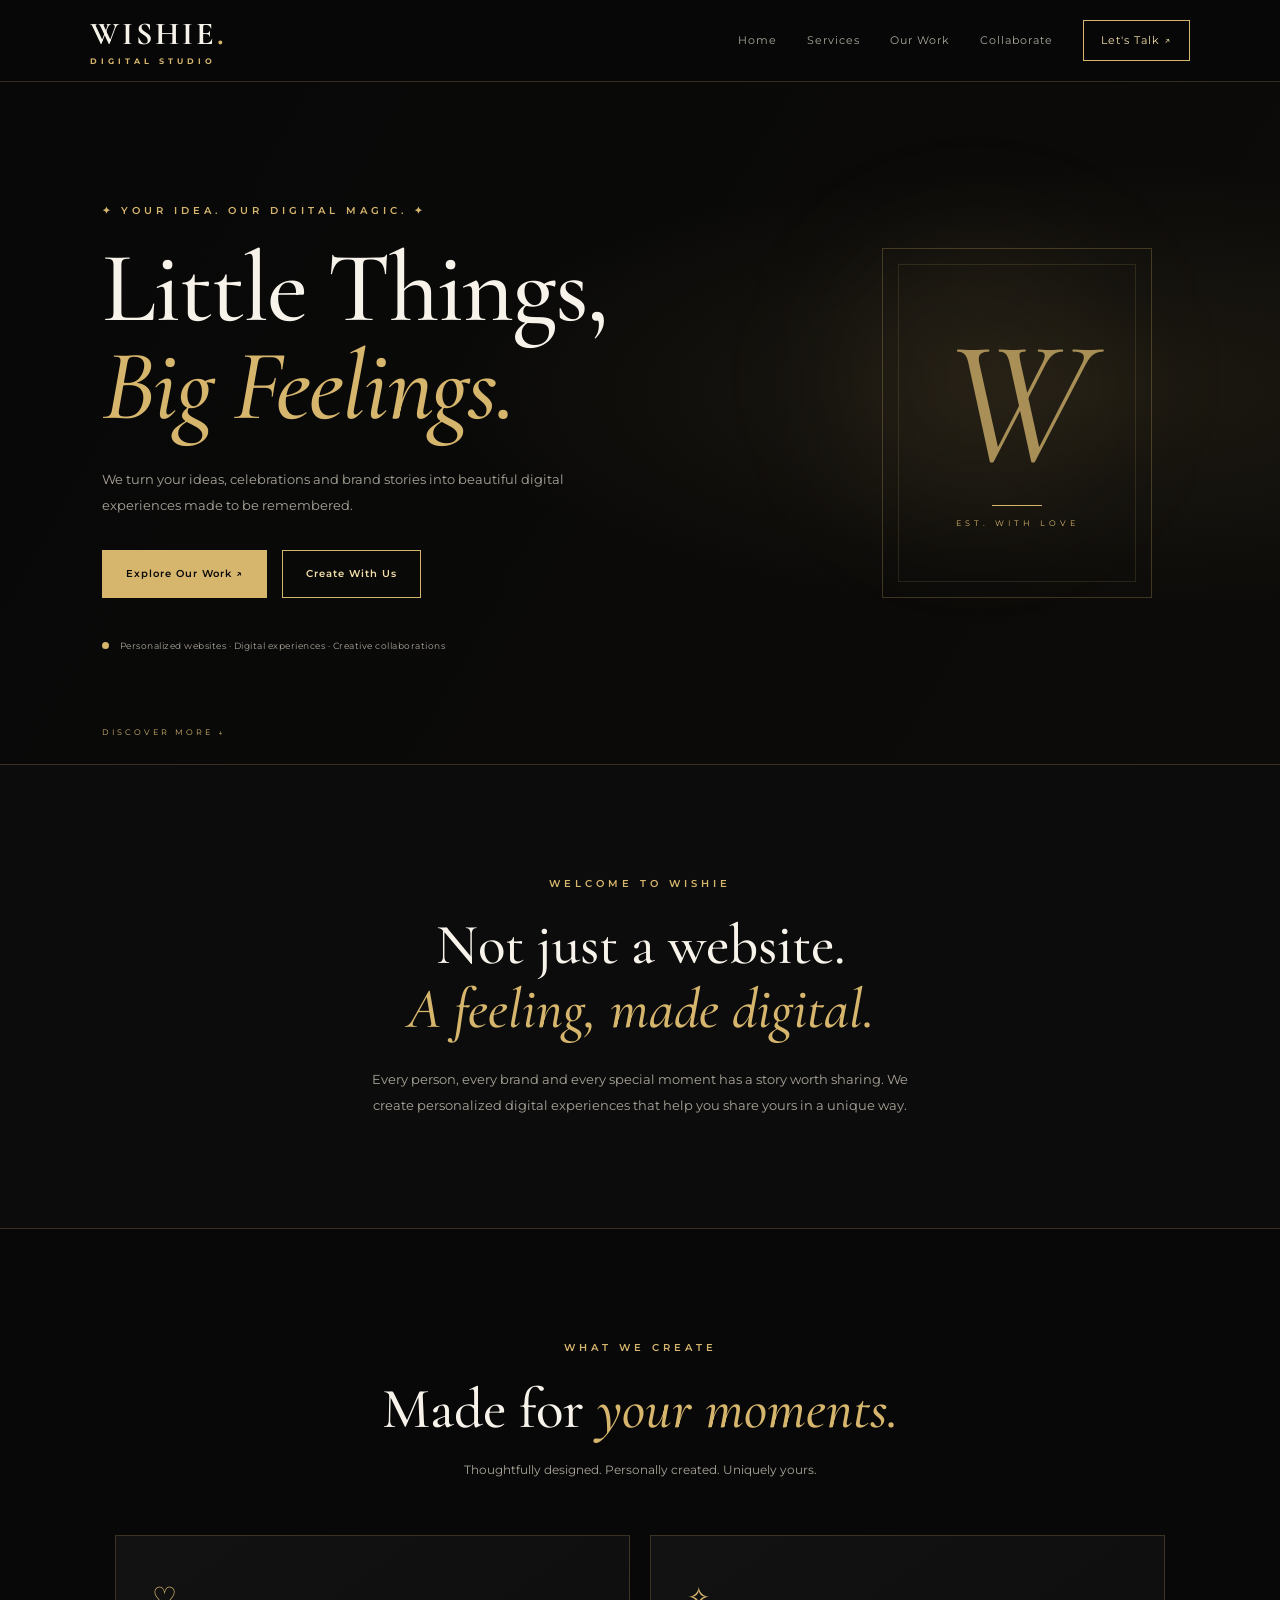
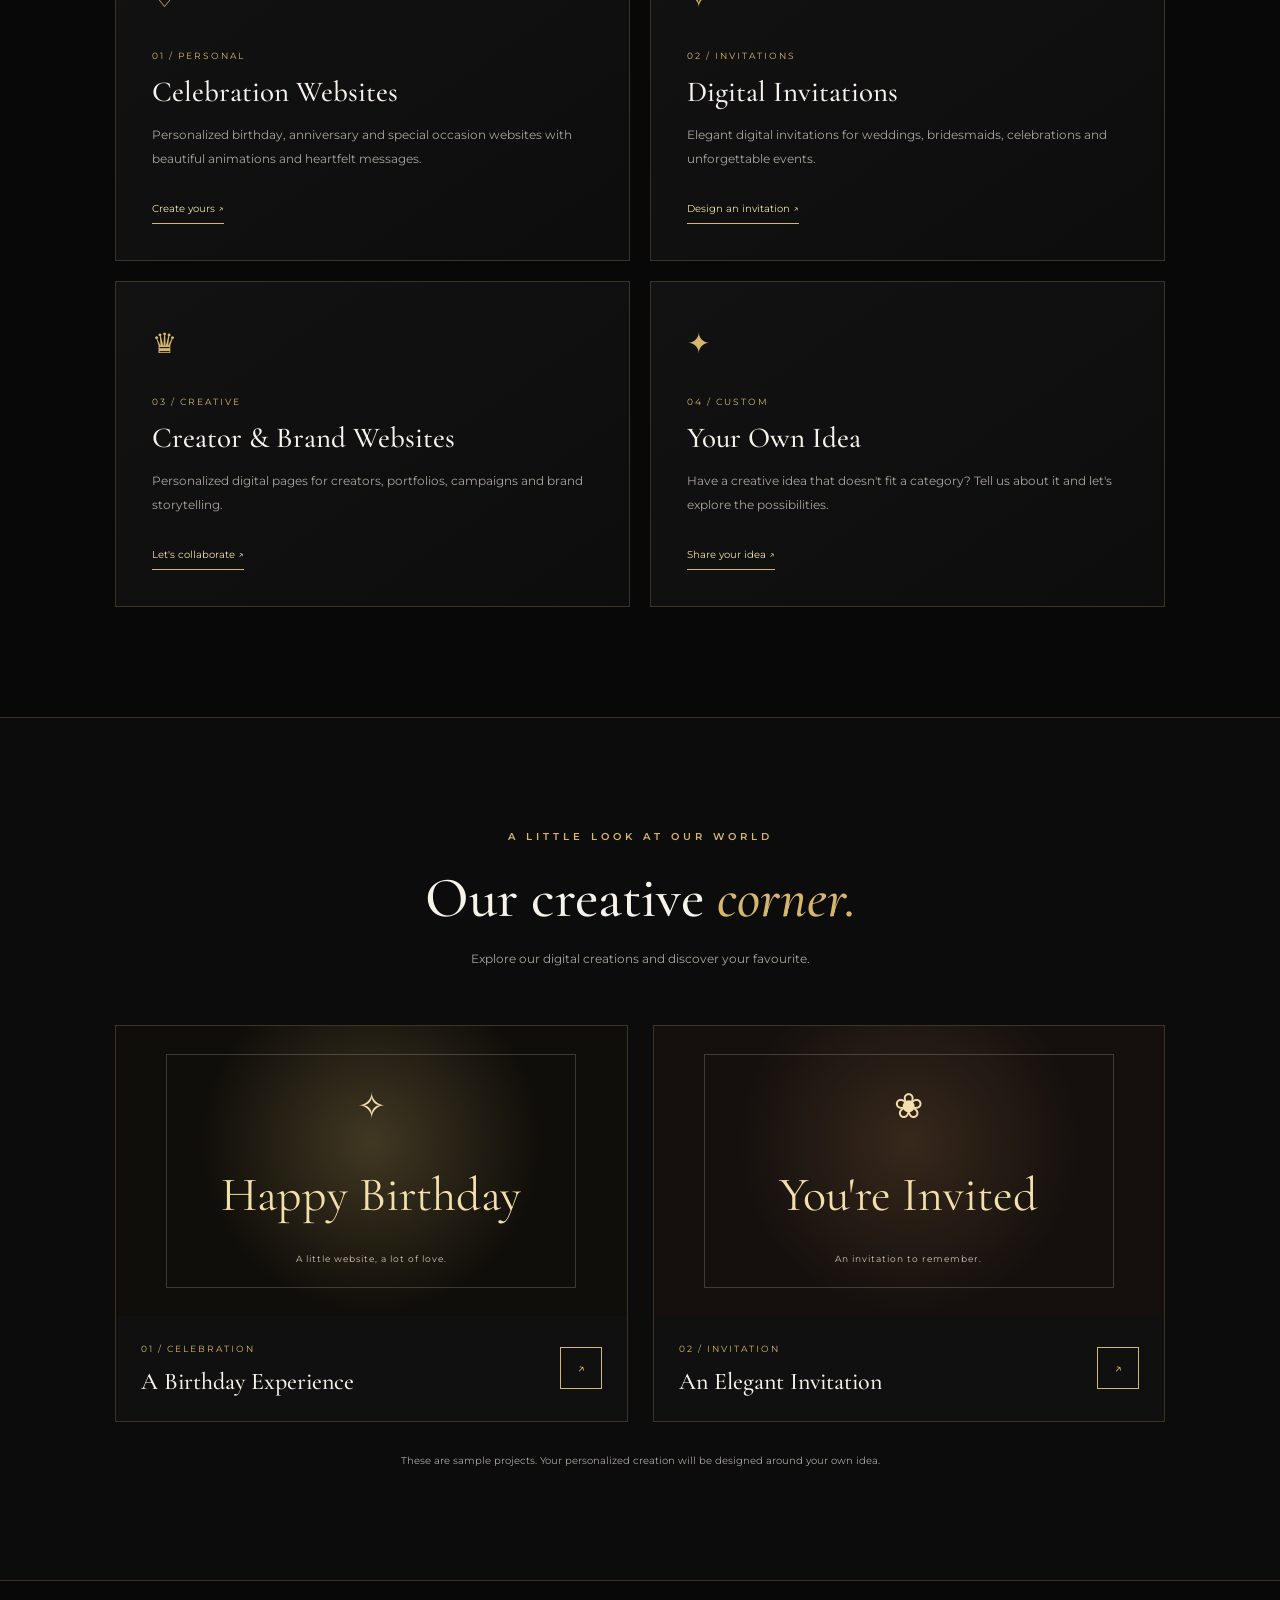
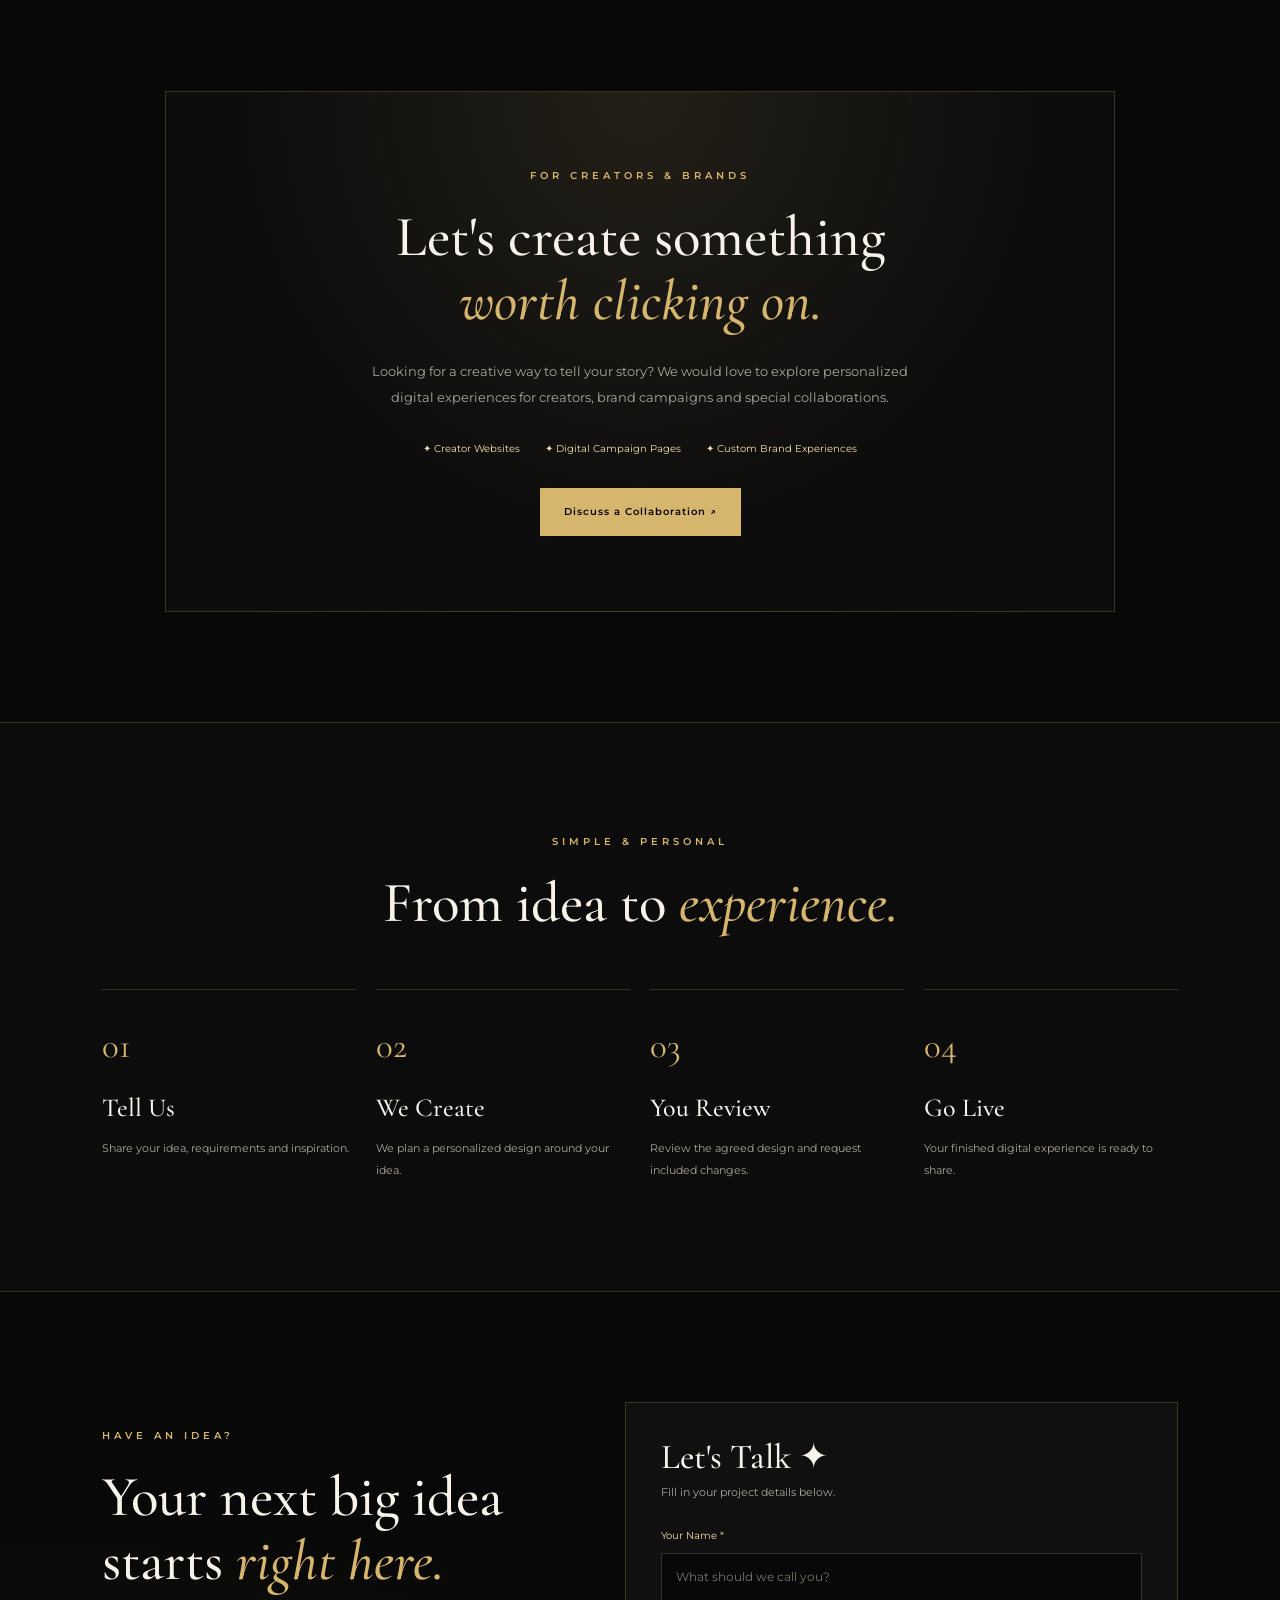
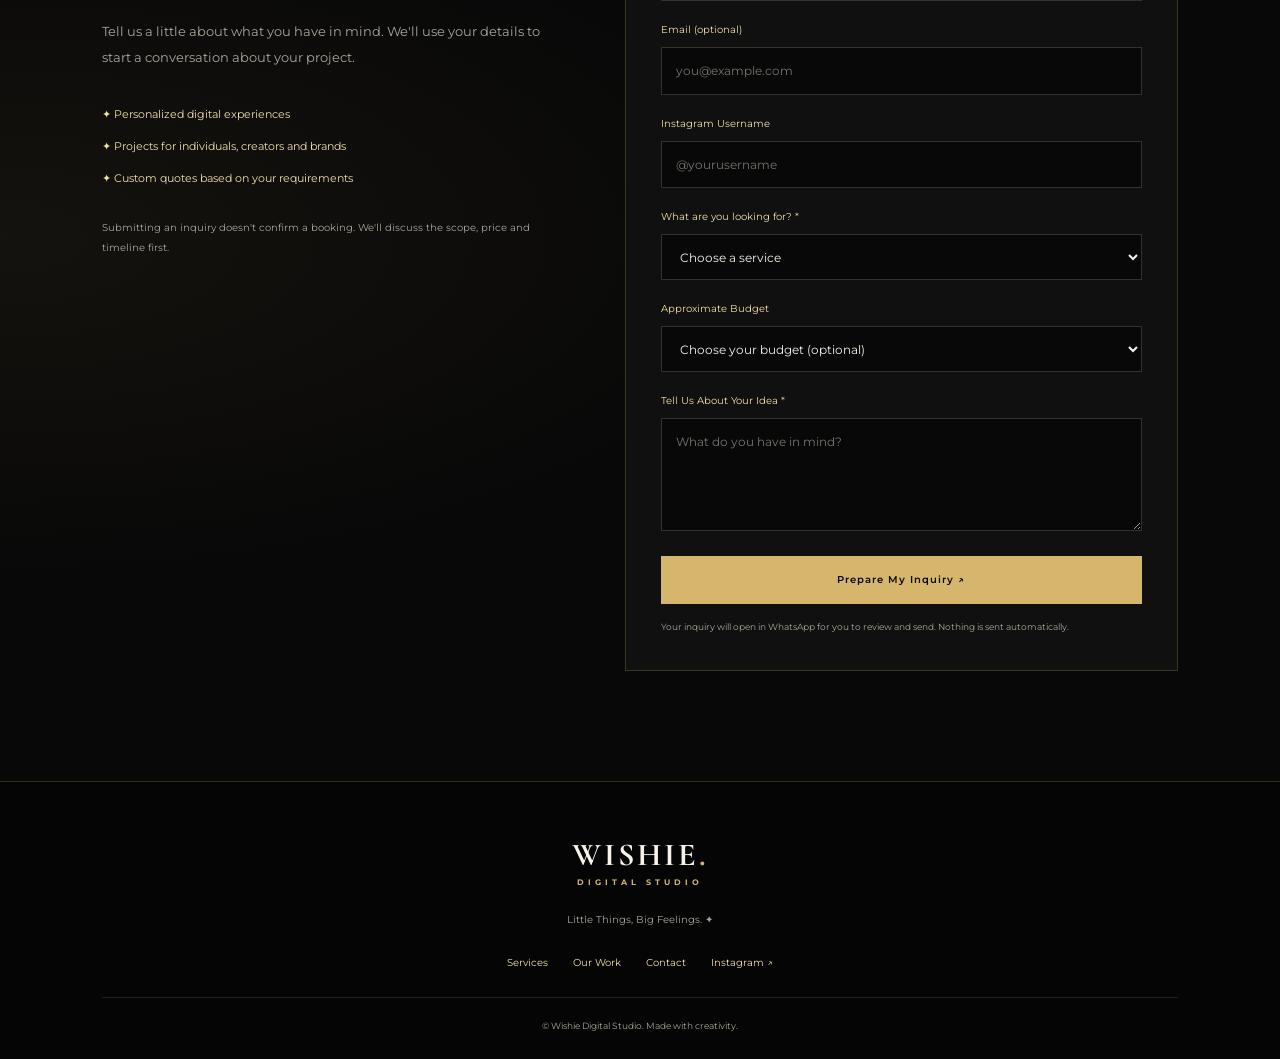
<file: index.html>
<!DOCTYPE html>
<html lang="en">
<head>
    <meta charset="UTF-8">
    <meta name="viewport" content="width=device-width, initial-scale=1.0">

    <meta name="theme-color" content="#080808">
    <meta name="description" content="Wishie Digital Studio creates personalized websites, digital invitations and luxury digital experiences for creators, brands and special occasions.">

    <title>Wishie Digital Studio | Little Things, Big Feelings</title>

    <link rel="preconnect" href="https://fonts.googleapis.com">
    <link rel="preconnect" href="https://fonts.gstatic.com" crossorigin>

    <link href="https://fonts.googleapis.com/css2?family=Cormorant+Garamond:wght@400;500;600;700&family=Montserrat:wght@300;400;500;600;700&display=swap" rel="stylesheet">

    <link rel="stylesheet" href="style.css">
</head>

<body>

    <!-- NAVIGATION -->
    <header class="navbar">
        <a href="#home" class="logo">
            WISHIE<span>.</span>
            <small>DIGITAL STUDIO</small>
        </a>

        <button class="menu-toggle" id="menuToggle"
                aria-label="Toggle navigation"
                aria-expanded="false">
            ☰
        </button>

        <nav class="nav-links" id="navLinks">
            <a href="#home">Home</a>
            <a href="#services">Services</a>
            <a href="#portfolio">Our Work</a>
            <a href="#collaborate">Collaborate</a>
            <a href="#contact" class="nav-button">Let's Talk ↗</a>
        </nav>
    </header>


    <main>

        <!-- HERO SECTION -->
        <section class="hero" id="home">

            <div class="hero-glow"></div>

            <div class="hero-content reveal">

                <p class="eyebrow">
                    ✦ YOUR IDEA. OUR DIGITAL MAGIC. ✦
                </p>

                <h1>
                    Little Things,<br>
                    <span>Big Feelings.</span>
                </h1>

                <p class="hero-description">
                    We turn your ideas, celebrations and brand stories
                    into beautiful digital experiences made to be remembered.
                </p>

                <div class="hero-buttons">
                    <a href="#portfolio" class="btn btn-gold">
                        Explore Our Work ↗
                    </a>

                    <a href="#contact" class="btn btn-outline">
                        Create With Us
                    </a>
                </div>

                <div class="hero-note">
                    <span class="gold-dot"></span>
                    Personalized websites · Digital experiences · Creative collaborations
                </div>

            </div>

            <div class="hero-decoration" aria-hidden="true">
                <span>W</span>
                <div class="decoration-line"></div>
                <small>EST. WITH LOVE</small>
            </div>

            <a href="#services" class="scroll-indicator">
                DISCOVER MORE ↓
            </a>

        </section>


        <!-- INTRODUCTION -->
        <section class="intro section-padding reveal">

            <p class="eyebrow">WELCOME TO WISHIE</p>

            <h2>
                Not just a website.<br>
                <span>A feeling, made digital.</span>
            </h2>

            <p class="section-description">
                Every person, every brand and every special moment has
                a story worth sharing. We create personalized digital
                experiences that help you share yours in a unique way.
            </p>

        </section>


        <!-- SERVICES -->
        <section class="services section-padding" id="services">

            <div class="section-heading reveal">
                <p class="eyebrow">WHAT WE CREATE</p>
                <h2>Made for <span>your moments.</span></h2>
                <p>Thoughtfully designed. Personally created. Uniquely yours.</p>
            </div>

            <div class="service-grid">

                <article class="service-card reveal">
                    <div class="service-icon">♡</div>
                    <p class="card-number">01 / PERSONAL</p>
                    <h3>Celebration Websites</h3>
                    <p>
                        Personalized birthday, anniversary and special
                        occasion websites with beautiful animations
                        and heartfelt messages.
                    </p>
                    <a href="#contact" class="text-link"
                       data-service="Celebration Website">
                        Create yours ↗
                    </a>
                </article>

                <article class="service-card reveal">
                    <div class="service-icon">✧</div>
                    <p class="card-number">02 / INVITATIONS</p>
                    <h3>Digital Invitations</h3>
                    <p>
                        Elegant digital invitations for weddings,
                        bridesmaids, celebrations and unforgettable events.
                    </p>
                    <a href="#contact" class="text-link"
                       data-service="Digital Invitation">
                        Design an invitation ↗
                    </a>
                </article>

                <article class="service-card reveal">
                    <div class="service-icon">♛</div>
                    <p class="card-number">03 / CREATIVE</p>
                    <h3>Creator & Brand Websites</h3>
                    <p>
                        Personalized digital pages for creators,
                        portfolios, campaigns and brand storytelling.
                    </p>
                    <a href="#contact" class="text-link"
                       data-service="Creator or Brand Website">
                        Let's collaborate ↗
                    </a>
                </article>

                <article class="service-card reveal">
                    <div class="service-icon">✦</div>
                    <p class="card-number">04 / CUSTOM</p>
                    <h3>Your Own Idea</h3>
                    <p>
                        Have a creative idea that doesn't fit a category?
                        Tell us about it and let's explore the possibilities.
                    </p>
                    <a href="#contact" class="text-link"
                       data-service="Custom Digital Experience">
                        Share your idea ↗
                    </a>
                </article>

            </div>

        </section>


        <!-- PORTFOLIO -->
        <section class="portfolio section-padding" id="portfolio">

            <div class="section-heading reveal">
                <p class="eyebrow">A LITTLE LOOK AT OUR WORLD</p>
                <h2>Our creative <span>corner.</span></h2>
                <p>Explore our digital creations and discover your favourite.</p>
            </div>

            <div class="portfolio-grid">

                <article class="portfolio-card reveal">
                    <div class="portfolio-art birthday-art">
                        <span class="art-symbol">✧</span>
                        <span class="art-title">Happy Birthday</span>
                        <span class="art-subtitle">A little website, a lot of love.</span>
                    </div>

                    <div class="portfolio-info">
                        <div>
                            <p class="card-number">01 / CELEBRATION</p>
                            <h3>A Birthday Experience</h3>
                        </div>
                        <a href="https://wishieeweb.github.io/wishie-birthday-card/"
                           target="_blank"
                           rel="noopener noreferrer"
                           class="round-link"
                           aria-label="View birthday demo">↗</a>
                    </div>
                </article>


                <article class="portfolio-card reveal">
                    <div class="portfolio-art invitation-art">
                        <span class="art-symbol">❀</span>
                        <span class="art-title">You're Invited</span>
                        <span class="art-subtitle">An invitation to remember.</span>
                    </div>

                    <div class="portfolio-info">
                        <div>
                            <p class="card-number">02 / INVITATION</p>
                            <h3>An Elegant Invitation</h3>
                        </div>

                        <a href="https://wishieeweb.github.io/Wishie-invitation/"
                           target="_blank"
                           rel="noopener noreferrer"
                           class="round-link"
                           aria-label="View invitation demo">↗</a>
                    </div>
                </article>

            </div>

            <p class="portfolio-note">
                These are sample projects. Your personalized creation
                will be designed around your own idea.
            </p>

        </section>


        <!-- COLLABORATION -->
        <section class="collaboration section-padding" id="collaborate">

            <div class="collab-box reveal">

                <p class="eyebrow">FOR CREATORS & BRANDS</p>

                <h2>
                    Let's create something<br>
                    <span>worth clicking on.</span>
                </h2>

                <p class="section-description">
                    Looking for a creative way to tell your story?
                    We would love to explore personalized digital
                    experiences for creators, brand campaigns and
                    special collaborations.
                </p>

                <div class="collab-features">
                    <span>✦ Creator Websites</span>
                    <span>✦ Digital Campaign Pages</span>
                    <span>✦ Custom Brand Experiences</span>
                </div>

                <a href="#contact"
                   class="btn btn-gold"
                   data-service="Creator or Brand Collaboration">
                    Discuss a Collaboration ↗
                </a>

            </div>

        </section>


        <!-- HOW IT WORKS -->
        <section class="process section-padding">

            <div class="section-heading reveal">
                <p class="eyebrow">SIMPLE & PERSONAL</p>
                <h2>From idea to <span>experience.</span></h2>
            </div>

            <div class="process-grid">

                <div class="process-step reveal">
                    <span>01</span>
                    <h3>Tell Us</h3>
                    <p>Share your idea, requirements and inspiration.</p>
                </div>

                <div class="process-step reveal">
                    <span>02</span>
                    <h3>We Create</h3>
                    <p>We plan a personalized design around your idea.</p>
                </div>

                <div class="process-step reveal">
                    <span>03</span>
                    <h3>You Review</h3>
                    <p>Review the agreed design and request included changes.</p>
                </div>

                <div class="process-step reveal">
                    <span>04</span>
                    <h3>Go Live</h3>
                    <p>Your finished digital experience is ready to share.</p>
                </div>

            </div>

        </section>


        <!-- CONTACT / ORDER FORM -->
        <section class="contact section-padding" id="contact">

            <div class="contact-layout">

                <div class="contact-copy reveal">
                    <p class="eyebrow">HAVE AN IDEA?</p>

                    <h2>
                        Your next big idea<br>
                        starts <span>right here.</span>
                    </h2>

                    <p class="section-description">
                        Tell us a little about what you have in mind.
                        We'll use your details to start a conversation
                        about your project.
                    </p>

                    <div class="contact-details">
                        <p>✦ Personalized digital experiences</p>
                        <p>✦ Projects for individuals, creators and brands</p>
                        <p>✦ Custom quotes based on your requirements</p>
                    </div>

                    <p class="small-note">
                        Submitting an inquiry doesn't confirm a booking.
                        We'll discuss the scope, price and timeline first.
                    </p>
                </div>


                <form class="order-form reveal" id="orderForm">

                    <h3>Let's Talk ✦</h3>

                    <p class="form-subtitle">
                        Fill in your project details below.
                    </p>

                    <label for="customerName">Your Name *</label>
                    <input
                        type="text"
                        id="customerName"
                        name="customerName"
                        placeholder="What should we call you?"
                        required
                        maxlength="80"
                    >

                    <label for="customerEmail">Email (optional)</label>
                    <input
                        type="email"
                        id="customerEmail"
                        name="customerEmail"
                        placeholder="you@example.com"
                        maxlength="120"
                    >

                    <label for="customerInstagram">Instagram Username</label>
                    <input
                        type="text"
                        id="customerInstagram"
                        name="customerInstagram"
                        placeholder="@yourusername"
                        maxlength="80"
                    >

                    <label for="serviceType">What are you looking for? *</label>
                    <select id="serviceType" name="serviceType" required>
                        <option value="">Choose a service</option>
                        <option value="Birthday Website">Birthday Website</option>
                        <option value="Anniversary Website">Anniversary Website</option>
                        <option value="Digital Invitation">Digital Invitation</option>
                        <option value="Creator Website">Creator Website</option>
                        <option value="Brand Campaign Page">Brand Campaign Page</option>
                        <option value="Brand Collaboration">Brand Collaboration</option>
                        <option value="Custom Project">Something Custom</option>
                    </select>

                    <label for="budget">Approximate Budget</label>
                    <select id="budget" name="budget">
                        <option value="">Choose your budget (optional)</option>
                        <option value="Under ₹500">Under ₹500</option>
                        <option value="₹500–₹1000">₹500–₹1,000</option>
                        <option value="₹1000–₹2500">₹1,000–₹2,500</option>
                        <option value="₹2500+">₹2,500+</option>
                        <option value="Need a quote">I'd like a quote</option>
                    </select>

                    <label for="projectDetails">Tell Us About Your Idea *</label>
                    <textarea
                        id="projectDetails"
                        name="projectDetails"
                        placeholder="What do you have in mind?"
                        rows="4"
                        required
                        maxlength="1500"
                    ></textarea>

                    <button type="submit" class="btn btn-gold submit-button">
                        Prepare My Inquiry ↗
                    </button>

                    <p class="form-privacy">
                        Your inquiry will open in WhatsApp for you to review
                        and send. Nothing is sent automatically.
                    </p>

                    <p id="formMessage" class="form-message"
                       role="status" aria-live="polite"></p>

                </form>

            </div>

        </section>

    </main>


    <!-- FOOTER -->
    <footer class="footer">

        <a href="#home" class="logo footer-logo">
            WISHIE<span>.</span>
            <small>DIGITAL STUDIO</small>
        </a>

        <p>Little Things, Big Feelings. ✦</p>

        <div class="footer-links">
            <a href="#services">Services</a>
            <a href="#portfolio">Our Work</a>
            <a href="#contact">Contact</a>
            <a href="https://www.instagram.com/wishie.web/"
               target="_blank"
               rel="noopener noreferrer">Instagram ↗</a>
        </div>

        <p class="copyright">
            © <span id="currentYear"></span> Wishie Digital Studio.
            Made with creativity.
        </p>

    </footer>


    <button id="backToTop" aria-label="Back to top">↑</button>

    <script src="script.js"></script>

</body>
                        </html>
</file>
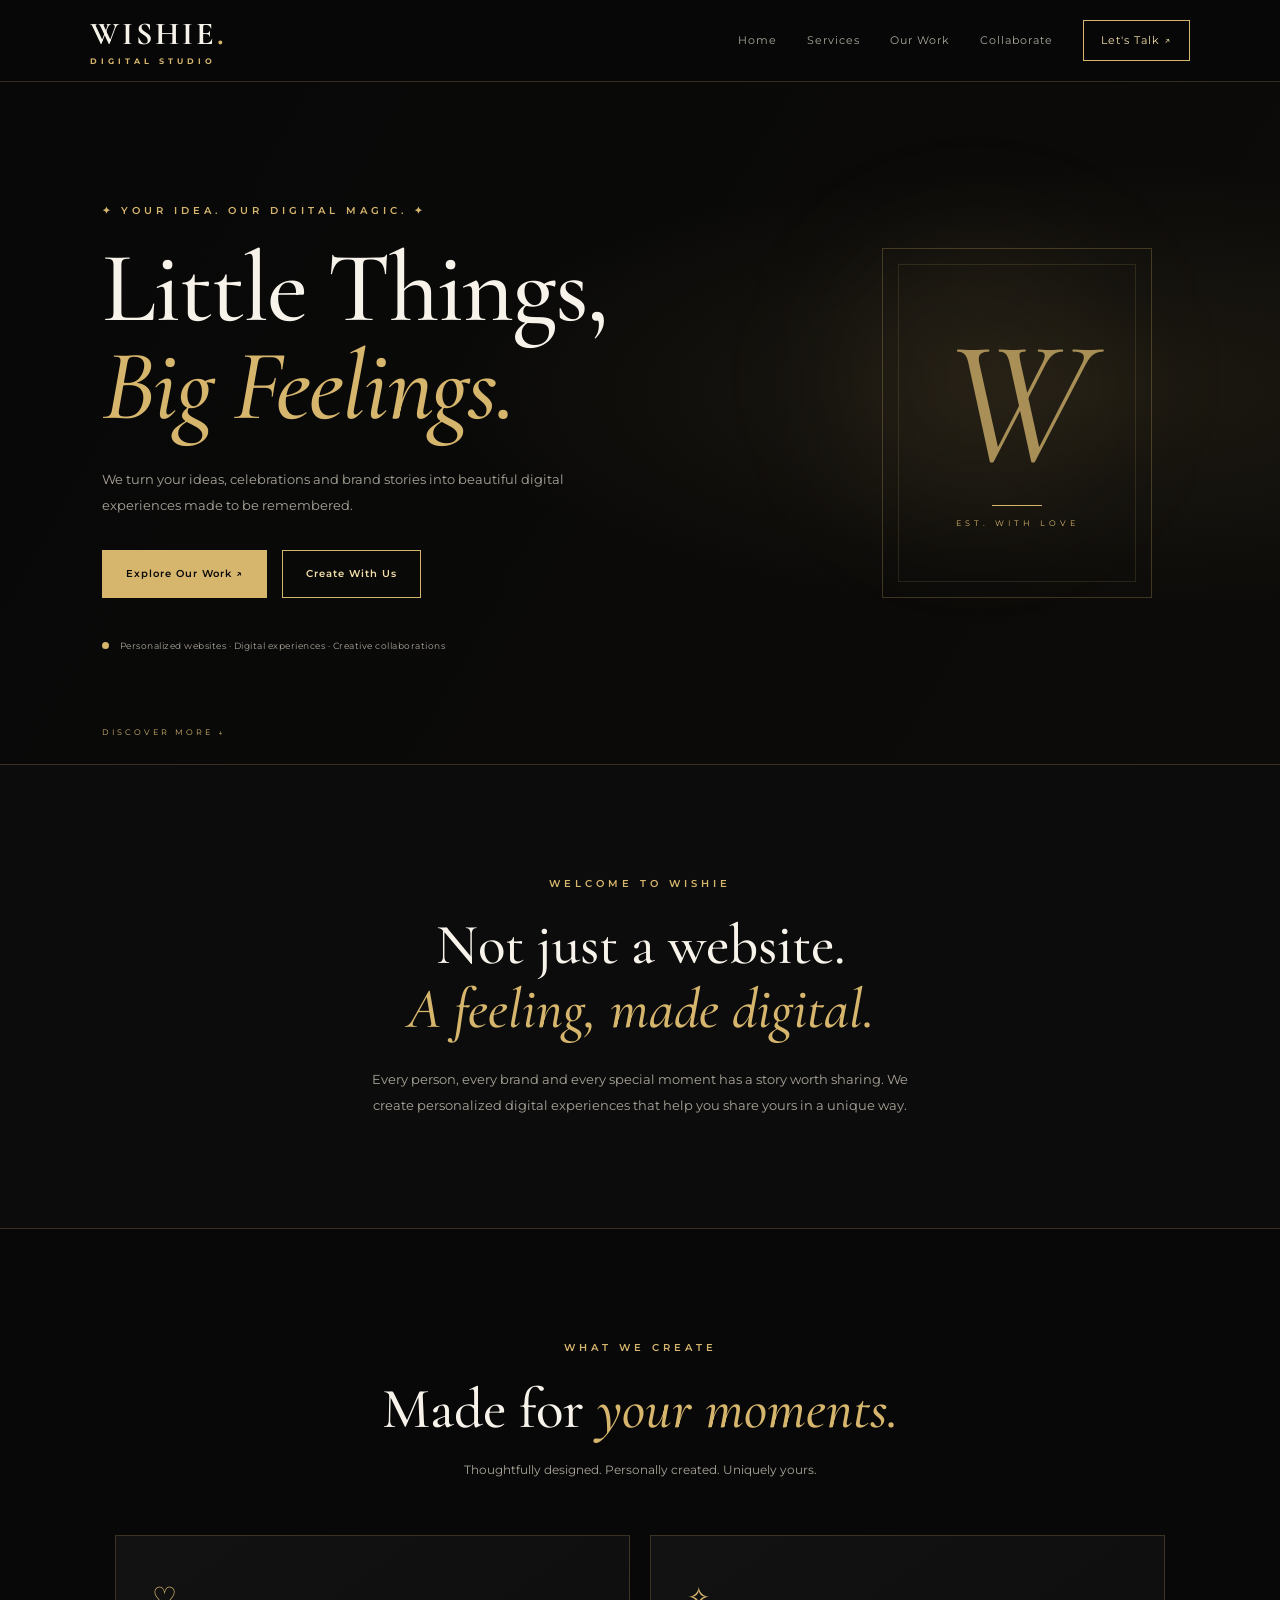
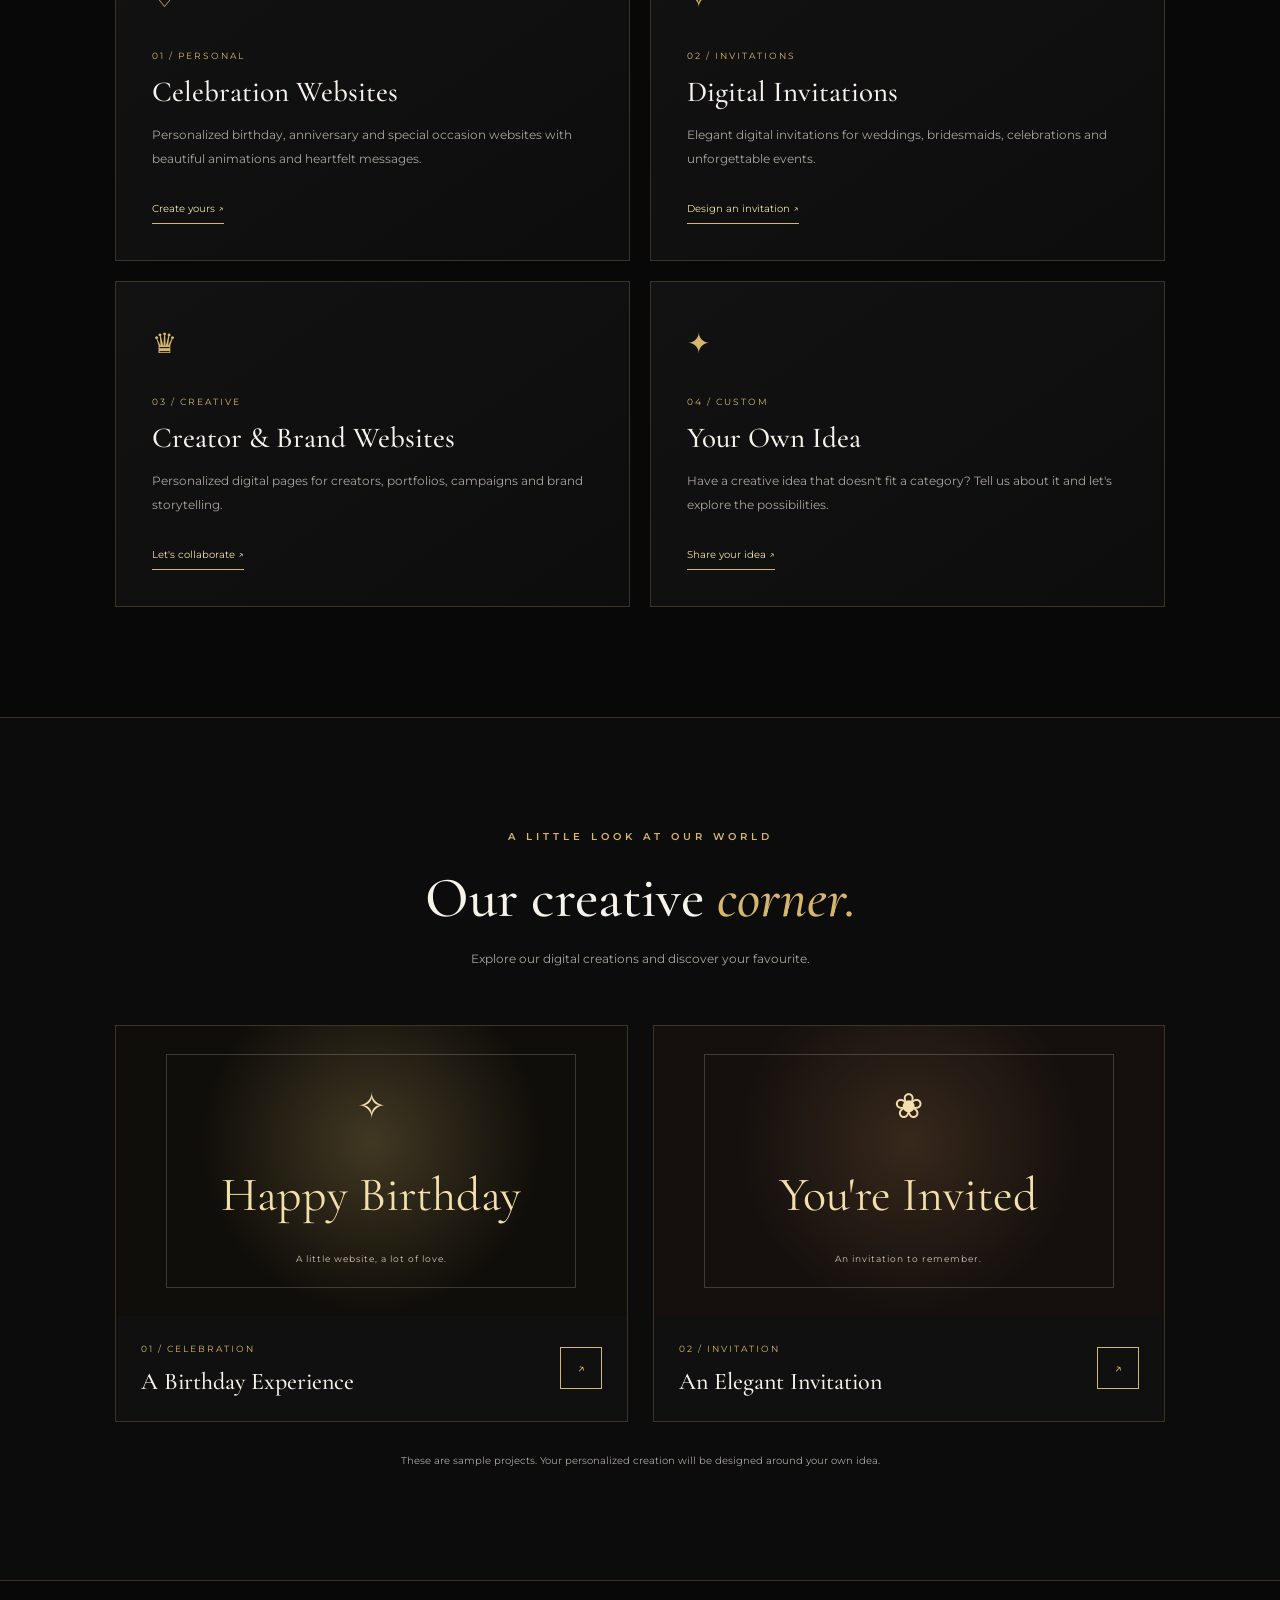
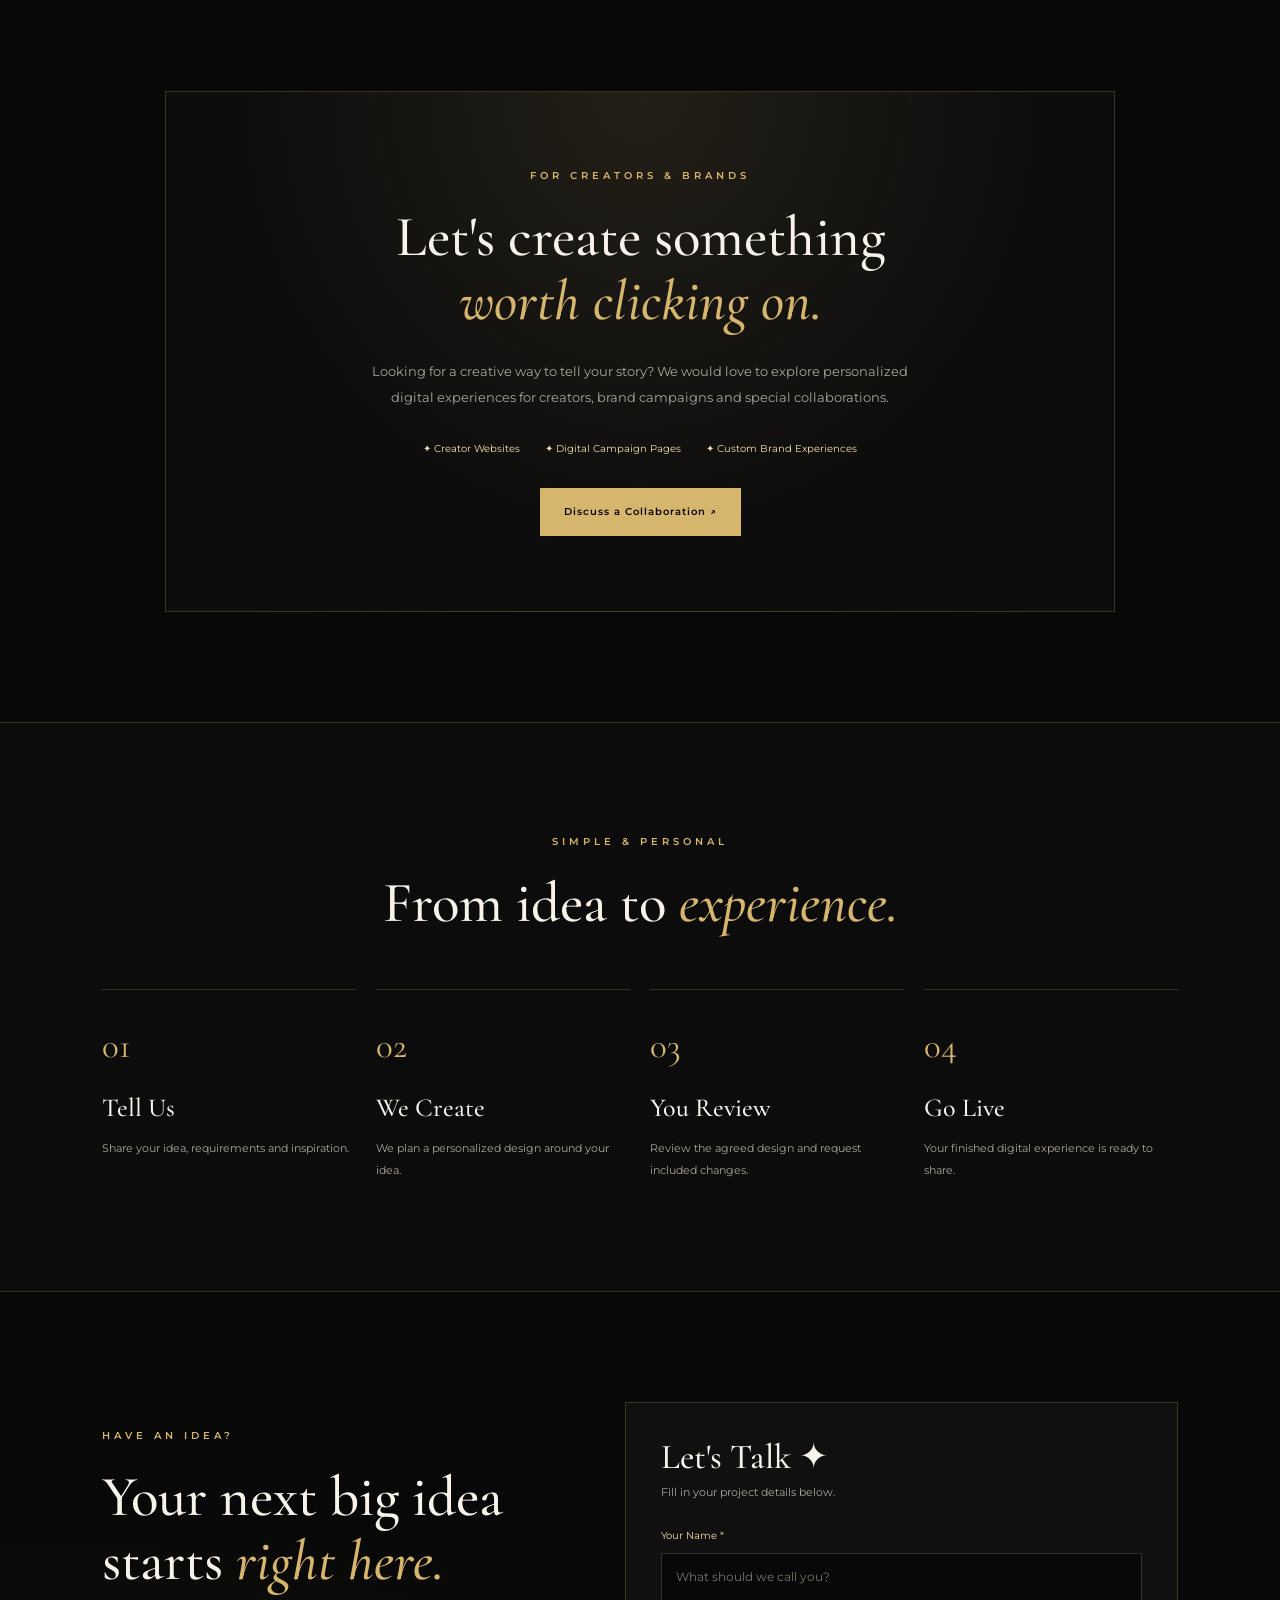
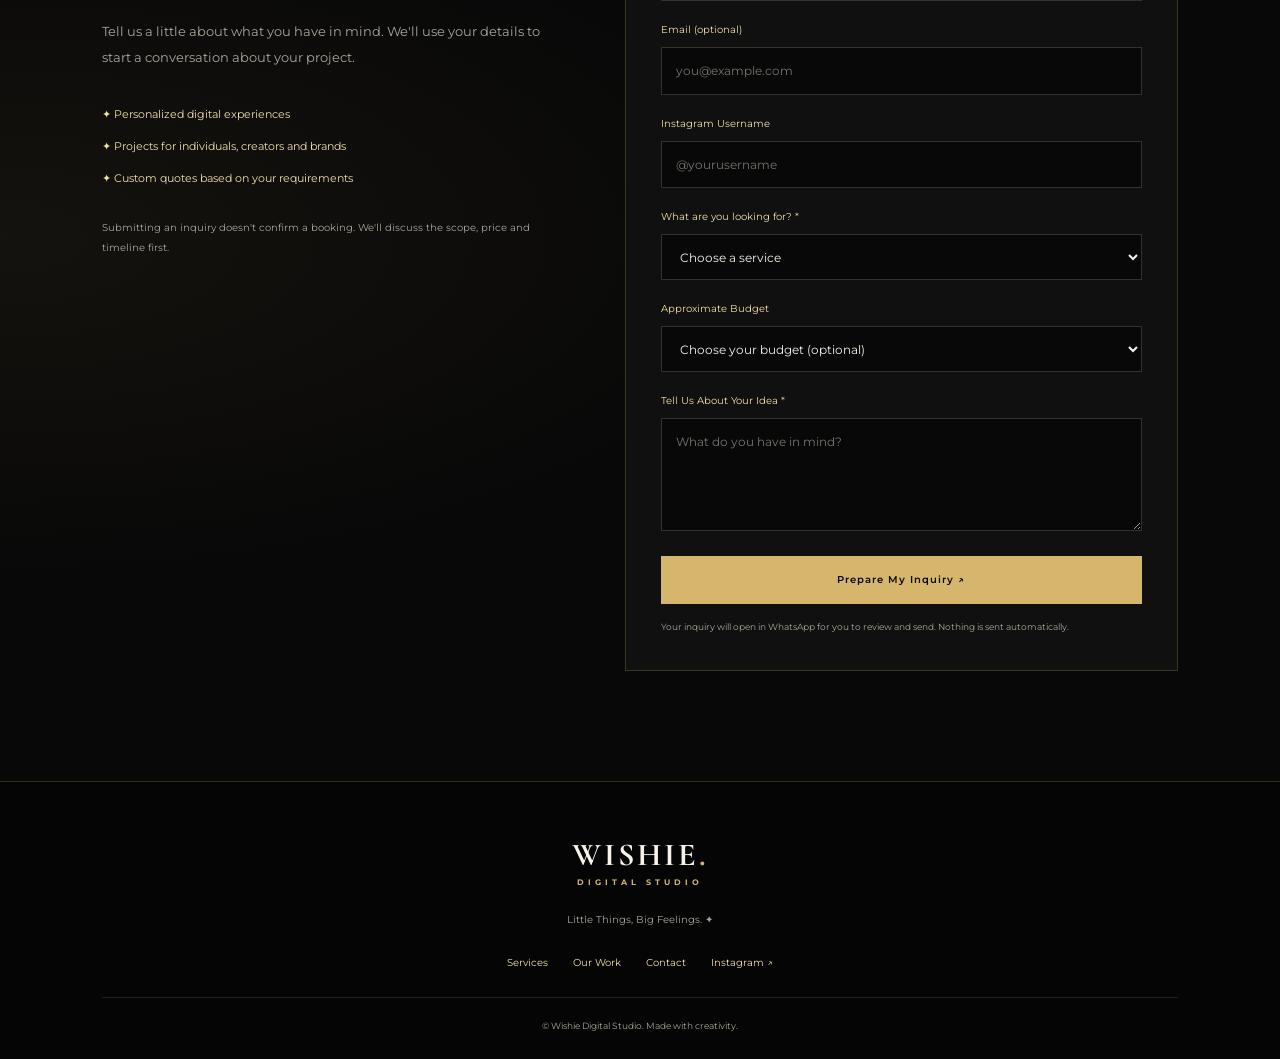
<file: index (4).html>
<!DOCTYPE html>
<html lang="en">
<head>
    <meta charset="UTF-8">
    <meta name="viewport" content="width=device-width, initial-scale=1.0">

    <meta name="theme-color" content="#080808">
    <meta name="description" content="Wishie Digital Studio creates personalized websites, digital invitations and luxury digital experiences for creators, brands and special occasions.">

    <title>Wishie Digital Studio | Little Things, Big Feelings</title>

    <link rel="preconnect" href="https://fonts.googleapis.com">
    <link rel="preconnect" href="https://fonts.gstatic.com" crossorigin>

    <link href="https://fonts.googleapis.com/css2?family=Cormorant+Garamond:wght@400;500;600;700&family=Montserrat:wght@300;400;500;600;700&display=swap" rel="stylesheet">

    <link rel="stylesheet" href="style.css">
</head>

<body>

    <!-- NAVIGATION -->
    <header class="navbar">
        <a href="#home" class="logo">
            WISHIE<span>.</span>
            <small>DIGITAL STUDIO</small>
        </a>

        <button class="menu-toggle" id="menuToggle"
                aria-label="Toggle navigation"
                aria-expanded="false">
            ☰
        </button>

        <nav class="nav-links" id="navLinks">
            <a href="#home">Home</a>
            <a href="#services">Services</a>
            <a href="#portfolio">Our Work</a>
            <a href="#collaborate">Collaborate</a>
            <a href="#contact" class="nav-button">Let's Talk ↗</a>
        </nav>
    </header>


    <main>

        <!-- HERO SECTION -->
        <section class="hero" id="home">

            <div class="hero-glow"></div>

            <div class="hero-content reveal">

                <p class="eyebrow">
                    ✦ YOUR IDEA. OUR DIGITAL MAGIC. ✦
                </p>

                <h1>
                    Little Things,<br>
                    <span>Big Feelings.</span>
                </h1>

                <p class="hero-description">
                    We turn your ideas, celebrations and brand stories
                    into beautiful digital experiences made to be remembered.
                </p>

                <div class="hero-buttons">
                    <a href="#portfolio" class="btn btn-gold">
                        Explore Our Work ↗
                    </a>

                    <a href="#contact" class="btn btn-outline">
                        Create With Us
                    </a>
                </div>

                <div class="hero-note">
                    <span class="gold-dot"></span>
                    Personalized websites · Digital experiences · Creative collaborations
                </div>

            </div>

            <div class="hero-decoration" aria-hidden="true">
                <span>W</span>
                <div class="decoration-line"></div>
                <small>EST. WITH LOVE</small>
            </div>

            <a href="#services" class="scroll-indicator">
                DISCOVER MORE ↓
            </a>

        </section>


        <!-- INTRODUCTION -->
        <section class="intro section-padding reveal">

            <p class="eyebrow">WELCOME TO WISHIE</p>

            <h2>
                Not just a website.<br>
                <span>A feeling, made digital.</span>
            </h2>

            <p class="section-description">
                Every person, every brand and every special moment has
                a story worth sharing. We create personalized digital
                experiences that help you share yours in a unique way.
            </p>

        </section>


        <!-- SERVICES -->
        <section class="services section-padding" id="services">

            <div class="section-heading reveal">
                <p class="eyebrow">WHAT WE CREATE</p>
                <h2>Made for <span>your moments.</span></h2>
                <p>Thoughtfully designed. Personally created. Uniquely yours.</p>
            </div>

            <div class="service-grid">

                <article class="service-card reveal">
                    <div class="service-icon">♡</div>
                    <p class="card-number">01 / PERSONAL</p>
                    <h3>Celebration Websites</h3>
                    <p>
                        Personalized birthday, anniversary and special
                        occasion websites with beautiful animations
                        and heartfelt messages.
                    </p>
                    <a href="#contact" class="text-link"
                       data-service="Celebration Website">
                        Create yours ↗
                    </a>
                </article>

                <article class="service-card reveal">
                    <div class="service-icon">✧</div>
                    <p class="card-number">02 / INVITATIONS</p>
                    <h3>Digital Invitations</h3>
                    <p>
                        Elegant digital invitations for weddings,
                        bridesmaids, celebrations and unforgettable events.
                    </p>
                    <a href="#contact" class="text-link"
                       data-service="Digital Invitation">
                        Design an invitation ↗
                    </a>
                </article>

                <article class="service-card reveal">
                    <div class="service-icon">♛</div>
                    <p class="card-number">03 / CREATIVE</p>
                    <h3>Creator & Brand Websites</h3>
                    <p>
                        Personalized digital pages for creators,
                        portfolios, campaigns and brand storytelling.
                    </p>
                    <a href="#contact" class="text-link"
                       data-service="Creator or Brand Website">
                        Let's collaborate ↗
                    </a>
                </article>

                <article class="service-card reveal">
                    <div class="service-icon">✦</div>
                    <p class="card-number">04 / CUSTOM</p>
                    <h3>Your Own Idea</h3>
                    <p>
                        Have a creative idea that doesn't fit a category?
                        Tell us about it and let's explore the possibilities.
                    </p>
                    <a href="#contact" class="text-link"
                       data-service="Custom Digital Experience">
                        Share your idea ↗
                    </a>
                </article>

            </div>

        </section>


        <!-- PORTFOLIO -->
        <section class="portfolio section-padding" id="portfolio">

            <div class="section-heading reveal">
                <p class="eyebrow">A LITTLE LOOK AT OUR WORLD</p>
                <h2>Our creative <span>corner.</span></h2>
                <p>Explore our digital creations and discover your favourite.</p>
            </div>

            <div class="portfolio-grid">

                <article class="portfolio-card reveal">
                    <div class="portfolio-art birthday-art">
                        <span class="art-symbol">✧</span>
                        <span class="art-title">Happy Birthday</span>
                        <span class="art-subtitle">A little website, a lot of love.</span>
                    </div>

                    <div class="portfolio-info">
                        <div>
                            <p class="card-number">01 / CELEBRATION</p>
                            <h3>A Birthday Experience</h3>
                        </div>
                        <a href="https://wishieeweb.github.io/wishie-birthday-card/"
                           target="_blank"
                           rel="noopener noreferrer"
                           class="round-link"
                           aria-label="View birthday demo">↗</a>
                    </div>
                </article>


                <article class="portfolio-card reveal">
                    <div class="portfolio-art invitation-art">
                        <span class="art-symbol">❀</span>
                        <span class="art-title">You're Invited</span>
                        <span class="art-subtitle">An invitation to remember.</span>
                    </div>

                    <div class="portfolio-info">
                        <div>
                            <p class="card-number">02 / INVITATION</p>
                            <h3>An Elegant Invitation</h3>
                        </div>

                        <a href="https://wishieeweb.github.io/Wishie-invitation/"
                           target="_blank"
                           rel="noopener noreferrer"
                           class="round-link"
                           aria-label="View invitation demo">↗</a>
                    </div>
                </article>

            </div>

            <p class="portfolio-note">
                These are sample projects. Your personalized creation
                will be designed around your own idea.
            </p>

        </section>


        <!-- COLLABORATION -->
        <section class="collaboration section-padding" id="collaborate">

            <div class="collab-box reveal">

                <p class="eyebrow">FOR CREATORS & BRANDS</p>

                <h2>
                    Let's create something<br>
                    <span>worth clicking on.</span>
                </h2>

                <p class="section-description">
                    Looking for a creative way to tell your story?
                    We would love to explore personalized digital
                    experiences for creators, brand campaigns and
                    special collaborations.
                </p>

                <div class="collab-features">
                    <span>✦ Creator Websites</span>
                    <span>✦ Digital Campaign Pages</span>
                    <span>✦ Custom Brand Experiences</span>
                </div>

                <a href="#contact"
                   class="btn btn-gold"
                   data-service="Creator or Brand Collaboration">
                    Discuss a Collaboration ↗
                </a>

            </div>

        </section>


        <!-- HOW IT WORKS -->
        <section class="process section-padding">

            <div class="section-heading reveal">
                <p class="eyebrow">SIMPLE & PERSONAL</p>
                <h2>From idea to <span>experience.</span></h2>
            </div>

            <div class="process-grid">

                <div class="process-step reveal">
                    <span>01</span>
                    <h3>Tell Us</h3>
                    <p>Share your idea, requirements and inspiration.</p>
                </div>

                <div class="process-step reveal">
                    <span>02</span>
                    <h3>We Create</h3>
                    <p>We plan a personalized design around your idea.</p>
                </div>

                <div class="process-step reveal">
                    <span>03</span>
                    <h3>You Review</h3>
                    <p>Review the agreed design and request included changes.</p>
                </div>

                <div class="process-step reveal">
                    <span>04</span>
                    <h3>Go Live</h3>
                    <p>Your finished digital experience is ready to share.</p>
                </div>

            </div>

        </section>


        <!-- CONTACT / ORDER FORM -->
        <section class="contact section-padding" id="contact">

            <div class="contact-layout">

                <div class="contact-copy reveal">
                    <p class="eyebrow">HAVE AN IDEA?</p>

                    <h2>
                        Your next big idea<br>
                        starts <span>right here.</span>
                    </h2>

                    <p class="section-description">
                        Tell us a little about what you have in mind.
                        We'll use your details to start a conversation
                        about your project.
                    </p>

                    <div class="contact-details">
                        <p>✦ Personalized digital experiences</p>
                        <p>✦ Projects for individuals, creators and brands</p>
                        <p>✦ Custom quotes based on your requirements</p>
                    </div>

                    <p class="small-note">
                        Submitting an inquiry doesn't confirm a booking.
                        We'll discuss the scope, price and timeline first.
                    </p>
                </div>


                <form class="order-form reveal" id="orderForm">

                    <h3>Let's Talk ✦</h3>

                    <p class="form-subtitle">
                        Fill in your project details below.
                    </p>

                    <label for="customerName">Your Name *</label>
                    <input
                        type="text"
                        id="customerName"
                        name="customerName"
                        placeholder="What should we call you?"
                        required
                        maxlength="80"
                    >

                    <label for="customerEmail">Email (optional)</label>
                    <input
                        type="email"
                        id="customerEmail"
                        name="customerEmail"
                        placeholder="you@example.com"
                        maxlength="120"
                    >

                    <label for="customerInstagram">Instagram Username</label>
                    <input
                        type="text"
                        id="customerInstagram"
                        name="customerInstagram"
                        placeholder="@yourusername"
                        maxlength="80"
                    >

                    <label for="serviceType">What are you looking for? *</label>
                    <select id="serviceType" name="serviceType" required>
                        <option value="">Choose a service</option>
                        <option value="Birthday Website">Birthday Website</option>
                        <option value="Anniversary Website">Anniversary Website</option>
                        <option value="Digital Invitation">Digital Invitation</option>
                        <option value="Creator Website">Creator Website</option>
                        <option value="Brand Campaign Page">Brand Campaign Page</option>
                        <option value="Brand Collaboration">Brand Collaboration</option>
                        <option value="Custom Project">Something Custom</option>
                    </select>

                    <label for="budget">Approximate Budget</label>
                    <select id="budget" name="budget">
                        <option value="">Choose your budget (optional)</option>
                        <option value="Under ₹500">Under ₹500</option>
                        <option value="₹500–₹1000">₹500–₹1,000</option>
                        <option value="₹1000–₹2500">₹1,000–₹2,500</option>
                        <option value="₹2500+">₹2,500+</option>
                        <option value="Need a quote">I'd like a quote</option>
                    </select>

                    <label for="projectDetails">Tell Us About Your Idea *</label>
                    <textarea
                        id="projectDetails"
                        name="projectDetails"
                        placeholder="What do you have in mind?"
                        rows="4"
                        required
                        maxlength="1500"
                    ></textarea>

                    <button type="submit" class="btn btn-gold submit-button">
                        Prepare My Inquiry ↗
                    </button>

                    <p class="form-privacy">
                        Your inquiry will open in WhatsApp for you to review
                        and send. Nothing is sent automatically.
                    </p>

                    <p id="formMessage" class="form-message"
                       role="status" aria-live="polite"></p>

                </form>

            </div>

        </section>

    </main>


    <!-- FOOTER -->
    <footer class="footer">

        <a href="#home" class="logo footer-logo">
            WISHIE<span>.</span>
            <small>DIGITAL STUDIO</small>
        </a>

        <p>Little Things, Big Feelings. ✦</p>

        <div class="footer-links">
            <a href="#services">Services</a>
            <a href="#portfolio">Our Work</a>
            <a href="#contact">Contact</a>
            <a href="https://www.instagram.com/wishie.web/"
               target="_blank"
               rel="noopener noreferrer">Instagram ↗</a>
        </div>

        <p class="copyright">
            © <span id="currentYear"></span> Wishie Digital Studio.
            Made with creativity.
        </p>

    </footer>


    <button id="backToTop" aria-label="Back to top">↑</button>

    <script src="script.js"></script>

</body>
</html>
</file>
<file: style.css>
/* =========================
   WISHIE DIGITAL STUDIO
   BLACK & GOLD LUXURY THEME
========================= */

:root {
    --bg: #080808;
    --bg-light: #111111;
    --card: #121212;
    --gold: #d6b56d;
    --gold-light: #f3dfaa;
    --text: #f7f3eb;
    --muted: #aaa59a;
    --border: rgba(214, 181, 109, 0.22);
}

* {
    margin: 0;
    padding: 0;
    box-sizing: border-box;
}

html {
    scroll-behavior: smooth;
    scroll-padding-top: 90px;
}

body {
    background: var(--bg);
    color: var(--text);
    font-family: 'Montserrat', sans-serif;
    font-size: 14px;
    line-height: 1.8;
    overflow-x: hidden;
}

body.menu-open {
    overflow: hidden;
}

a {
    color: inherit;
    text-decoration: none;
}

button,
input,
select,
textarea {
    font: inherit;
}

button,
a {
    -webkit-tap-highlight-color: transparent;
}

button:focus-visible,
a:focus-visible,
input:focus-visible,
select:focus-visible,
textarea:focus-visible {
    outline: 2px solid var(--gold-light);
    outline-offset: 4px;
}

img {
    max-width: 100%;
    display: block;
}

::selection {
    background: var(--gold);
    color: #080808;
}


/* NAVIGATION */

.navbar {
    width: 100%;
    min-height: 82px;
    padding: 15px 7%;
    display: flex;
    justify-content: space-between;
    align-items: center;
    gap: 25px;
    background: rgba(8, 8, 8, 0.95);
    border-bottom: 1px solid var(--border);
    position: sticky;
    top: 0;
    z-index: 1000;
    backdrop-filter: blur(16px);
}

.logo {
    font-family: 'Cormorant Garamond', serif;
    font-size: 32px;
    font-weight: 700;
    letter-spacing: 3px;
    line-height: 1.1;
}

.logo span {
    color: var(--gold);
}

.logo small {
    display: block;
    font-family: 'Montserrat', sans-serif;
    font-size: 8px;
    letter-spacing: 4px;
    color: var(--gold);
    margin-top: 6px;
}

.nav-links {
    display: flex;
    align-items: center;
    gap: 30px;
}

.nav-links a {
    color: var(--muted);
    font-size: 11px;
    letter-spacing: 1px;
    transition: color 0.3s ease;
}

.nav-links a:hover {
    color: var(--gold-light);
}

.nav-links .nav-button {
    color: var(--gold-light);
    border: 1px solid var(--gold);
    padding: 10px 17px;
}

.nav-links .nav-button:hover {
    color: #080808;
    background: var(--gold);
}

.menu-toggle {
    display: none;
    background: transparent;
    color: var(--gold);
    border: 1px solid var(--border);
    width: 44px;
    height: 44px;
    cursor: pointer;
    font-size: 22px;
}


/* COMMON */

.section-padding {
    padding: 110px 8%;
}

.eyebrow {
    color: var(--gold);
    font-size: 10px;
    letter-spacing: 4px;
    font-weight: 600;
    margin-bottom: 20px;
}

h1,
h2,
h3 {
    font-family: 'Cormorant Garamond', serif;
    font-weight: 500;
    line-height: 1.12;
}

h2 {
    font-size: clamp(36px, 5vw, 57px);
}

h2 span,
h1 span {
    color: var(--gold);
    font-style: italic;
}

.section-description {
    color: var(--muted);
    max-width: 540px;
    line-height: 2;
    font-size: 13px;
}

.section-heading {
    text-align: center;
    margin-bottom: 55px;
}

.section-heading h2 {
    margin-bottom: 18px;
}

.section-heading > p:last-child {
    color: var(--muted);
    font-size: 12px;
}

.btn {
    min-height: 48px;
    padding: 13px 23px;
    display: inline-flex;
    align-items: center;
    justify-content: center;
    text-align: center;
    font-size: 10px;
    font-weight: 600;
    letter-spacing: 1px;
    border: 1px solid var(--gold);
    cursor: pointer;
    transition:
        background 0.3s ease,
        color 0.3s ease,
        transform 0.3s ease;
}

.btn:hover {
    transform: translateY(-3px);
}

.btn-gold {
    background: var(--gold);
    color: #080808;
}

.btn-gold:hover {
    background: var(--gold-light);
}

.btn-outline {
    color: var(--gold-light);
    background: transparent;
}

.btn-outline:hover {
    background: var(--gold);
    color: #080808;
}

.gold-dot {
    width: 7px;
    height: 7px;
    display: inline-block;
    border-radius: 50%;
    background: var(--gold);
    margin-right: 8px;
}


/* HERO */

.hero {
    min-height: 680px;
    padding: 120px 8% 110px;
    position: relative;
    display: flex;
    align-items: center;
    overflow: hidden;
    background:
        radial-gradient(
            ellipse at 85% 45%,
            rgba(214, 181, 109, 0.09),
            transparent 42%
        ),
        linear-gradient(120deg, #080808, #0c0b09);
}

.hero-content {
    max-width: 700px;
    position: relative;
    z-index: 2;
}

.hero h1 {
    font-size: clamp(58px, 9vw, 100px);
    letter-spacing: -2px;
    line-height: 0.98;
    margin-bottom: 30px;
}

.hero-description {
    color: var(--muted);
    max-width: 470px;
    line-height: 2;
    margin-bottom: 32px;
    font-size: 13px;
}

.hero-buttons {
    display: flex;
    flex-wrap: wrap;
    gap: 15px;
}

.hero-note {
    color: #aaa59a;
    font-size: 9px;
    margin-top: 40px;
    letter-spacing: 0.5px;
}

.hero-decoration {
    position: absolute;
    right: 10%;
    top: 50%;
    transform: translateY(-50%);
    width: 270px;
    height: 350px;
    border: 1px solid rgba(214, 181, 109, 0.25);
    display: flex;
    flex-direction: column;
    align-items: center;
    justify-content: center;
    pointer-events: none;
}

.hero-decoration::before {
    content: "";
    position: absolute;
    inset: 15px;
    border: 1px solid rgba(214, 181, 109, 0.14);
}

.hero-decoration span {
    font-family: 'Cormorant Garamond', serif;
    font-size: 180px;
    line-height: 1;
    color: rgba(214, 181, 109, 0.75);
    font-style: italic;
}

.decoration-line {
    width: 50px;
    height: 1px;
    background: var(--gold);
    margin: 10px 0;
}

.hero-decoration small {
    color: var(--gold);
    font-size: 8px;
    letter-spacing: 4px;
}

.hero-glow {
    position: absolute;
    width: 250px;
    height: 250px;
    right: 14%;
    top: 25%;
    border-radius: 50%;
    background: rgba(214, 181, 109, 0.08);
    filter: blur(70px);
    animation: glowPulse 5s ease-in-out infinite alternate;
}

.scroll-indicator {
    position: absolute;
    bottom: 25px;
    left: 8%;
    font-size: 8px;
    letter-spacing: 3px;
    color: var(--gold);
}


/* INTRODUCTION */

.intro {
    text-align: center;
    border-top: 1px solid var(--border);
    border-bottom: 1px solid var(--border);
    background: #0c0c0c;
}

.intro h2 {
    margin-bottom: 25px;
}

.intro .section-description {
    margin: 0 auto;
}


/* SERVICES */

.services {
    background: var(--bg);
}

.service-grid {
    display: grid;
    grid-template-columns: repeat(2, minmax(0, 1fr));
    gap: 20px;
    max-width: 1050px;
    margin: 0 auto;
}

.service-card {
    padding: 36px;
    background: linear-gradient(145deg, #121212, #0d0d0d);
    border: 1px solid var(--border);
    transition:
        transform 0.35s ease,
        border-color 0.35s ease;
}

.service-card:hover {
    transform: translateY(-6px);
    border-color: var(--gold);
}

.service-icon {
    font-size: 28px;
    color: var(--gold);
    margin-bottom: 25px;
}

.card-number {
    color: var(--gold);
    font-size: 9px;
    letter-spacing: 2px;
    margin-bottom: 12px;
}

.service-card h3,
.portfolio-info h3 {
    font-size: 29px;
    margin-bottom: 15px;
}

.service-card > p:not(.card-number) {
    font-size: 12px;
    color: var(--muted);
    line-height: 2;
    margin-bottom: 24px;
}

.text-link {
    display: inline-block;
    color: var(--gold-light);
    font-size: 10px;
    border-bottom: 1px solid var(--gold);
    padding-bottom: 5px;
}


/* PORTFOLIO */

.portfolio {
    background: #0c0c0c;
    border-top: 1px solid var(--border);
    border-bottom: 1px solid var(--border);
}

.portfolio-grid {
    display: grid;
    grid-template-columns: repeat(2, minmax(0, 1fr));
    gap: 25px;
    max-width: 1050px;
    margin: 0 auto;
}

.portfolio-card {
    border: 1px solid var(--border);
    background: #101010;
    overflow: hidden;
}

.portfolio-art {
    min-height: 290px;
    display: flex;
    flex-direction: column;
    justify-content: center;
    align-items: center;
    text-align: center;
    position: relative;
    overflow: hidden;
    padding: 25px;
}

.portfolio-art::before {
    content: "";
    position: absolute;
    width: 80%;
    height: 80%;
    border: 1px solid rgba(255, 255, 255, 0.18);
}

.birthday-art {
    background:
        radial-gradient(circle at 50% 40%,
        rgba(214, 181, 109, 0.25),
        transparent 55%),
        #100e0a;
}

.invitation-art {
    background:
        radial-gradient(circle at 50% 40%,
        rgba(176, 125, 74, 0.22),
        transparent 55%),
        #15100e;
}

.art-symbol {
    font-size: 35px;
    color: var(--gold-light);
    margin-bottom: 15px;
}

.art-title {
    font-family: 'Cormorant Garamond', serif;
    font-size: clamp(30px, 5vw, 48px);
    color: var(--gold-light);
    position: relative;
}

.art-subtitle {
    font-size: 9px;
    letter-spacing: 1px;
    margin-top: 12px;
    color: #d3c6ae;
    position: relative;
}

.portfolio-info {
    padding: 25px;
    display: flex;
    justify-content: space-between;
    align-items: center;
    gap: 12px;
}

.portfolio-info h3 {
    font-size: 24px;
    margin-bottom: 0;
}

.round-link {
    width: 42px;
    height: 42px;
    border: 1px solid var(--gold);
    display: grid;
    place-items: center;
    flex-shrink: 0;
    color: var(--gold);
    transition: 0.3s ease;
}

.round-link:hover {
    background: var(--gold);
    color: #080808;
}

.portfolio-note {
    text-align: center;
    color: var(--muted);
    font-size: 10px;
    margin-top: 30px;
}


/* COLLABORATION */

.collaboration {
    background: var(--bg);
}

.collab-box {
    max-width: 950px;
    margin: 0 auto;
    text-align: center;
    padding: 75px 35px;
    border: 1px solid var(--border);
    background:
        radial-gradient(
            ellipse at center top,
            rgba(214, 181, 109, 0.11),
            transparent 60%
        ),
        #0d0d0d;
}

.collab-box h2 {
    margin-bottom: 25px;
}

.collab-box .section-description {
    margin: 0 auto;
}

.collab-features {
    display: flex;
    flex-wrap: wrap;
    justify-content: center;
    gap: 15px 25px;
    margin: 30px 0;
    color: var(--gold-light);
    font-size: 10px;
}


/* PROCESS */

.process {
    background: #0c0c0c;
    border-top: 1px solid var(--border);
}

.process-grid {
    display: grid;
    grid-template-columns: repeat(4, minmax(0, 1fr));
    gap: 20px;
    max-width: 1100px;
    margin: 0 auto;
}

.process-step {
    border-top: 1px solid var(--border);
    padding-top: 25px;
}

.process-step > span {
    font-family: 'Cormorant Garamond', serif;
    color: var(--gold);
    font-size: 35px;
}

.process-step h3 {
    font-size: 26px;
    margin: 15px 0;
}

.process-step p {
    font-size: 11px;
    color: var(--muted);
    line-height: 2;
}


/* CONTACT */

.contact {
    background:
        radial-gradient(
            ellipse at left,
            rgba(214, 181, 109, 0.06),
            transparent 45%
        ),
        var(--bg);
    border-top: 1px solid var(--border);
}

.contact-layout {
    max-width: 1100px;
    margin: 0 auto;
    display: grid;
    grid-template-columns: 0.9fr 1.1fr;
    gap: 70px;
    align-items: start;
}

.contact-copy {
    padding-top: 25px;
}

.contact-copy h2 {
    margin-bottom: 25px;
}

.contact-details {
    margin-top: 35px;
}

.contact-details p {
    font-size: 11px;
    color: var(--gold-light);
    margin: 12px 0;
}

.small-note {
    color: var(--muted);
    font-size: 10px;
    line-height: 2;
    margin-top: 30px;
}

.order-form {
    padding: 35px;
    background: #101010;
    border: 1px solid var(--border);
}

.order-form h3 {
    font-size: 35px;
    margin-bottom: 5px;
}

.form-subtitle {
    color: var(--muted);
    font-size: 11px;
    margin-bottom: 25px;
}

.order-form label {
    display: block;
    font-size: 10px;
    color: var(--gold-light);
    margin: 20px 0 8px;
}

.order-form input,
.order-form select,
.order-form textarea {
    display: block;
    width: 100%;
    min-height: 46px;
    padding: 12px 14px;
    color: var(--text);
    background: #080808;
    border: 1px solid #35312a;
    border-radius: 0;
    font-size: 12px;
}

.order-form input::placeholder,
.order-form textarea::placeholder {
    color: #77736b;
}

.order-form select {
    color-scheme: dark;
}

.order-form textarea {
    resize: vertical;
    min-height: 110px;
}

.submit-button {
    width: 100%;
    margin-top: 25px;
}

.form-privacy {
    color: var(--muted);
    font-size: 9px;
    margin-top: 15px;
    line-height: 1.8;
}

.form-message {
    margin-top: 15px;
    font-size: 11px;
    color: var(--gold-light);
    overflow-wrap: anywhere;
}

.form-message:empty {
    display: none;
}


/* FOOTER */

.footer {
    padding: 55px 8% 25px;
    background: #050505;
    border-top: 1px solid var(--border);
    text-align: center;
}

.footer-logo {
    display: inline-block;
}

.footer > p {
    color: var(--muted);
    font-size: 10px;
    margin-top: 18px;
}

.footer-links {
    display: flex;
    flex-wrap: wrap;
    justify-content: center;
    gap: 25px;
    margin: 25px 0;
}

.footer-links a {
    color: var(--gold-light);
    font-size: 10px;
}

.footer-links a:hover {
    color: white;
}

.footer .copyright {
    padding-top: 20px;
    border-top: 1px solid #252119;
    font-size: 9px;
}


/* BACK TO TOP */

#backToTop {
    position: fixed;
    right: 20px;
    bottom: 20px;
    width: 42px;
    height: 42px;
    background: var(--gold);
    color: #080808;
    border: none;
    cursor: pointer;
    font-size: 22px;
    opacity: 0;
    visibility: hidden;
    transform: translateY(10px);
    transition: 0.3s ease;
    z-index: 900;
}

#backToTop.visible {
    opacity: 1;
    visibility: visible;
    transform: translateY(0);
}


/* REVEAL ANIMATIONS */

.reveal {
    opacity: 0;
    transform: translateY(25px);
    transition:
        opacity 0.7s ease,
        transform 0.7s ease;
}

.reveal.show {
    opacity: 1;
    transform: translateY(0);
}

@keyframes glowPulse {
    from {
        opacity: 0.45;
        transform: scale(0.9);
    }

    to {
        opacity: 1;
        transform: scale(1.1);
    }
}


/* TABLETS */

@media (max-width: 950px) {

    .navbar {
        padding: 15px 5%;
    }

    .nav-links {
        gap: 16px;
    }

    .nav-links a {
        font-size: 10px;
    }

    .hero-decoration {
        right: 5%;
        width: 200px;
        height: 280px;
        opacity: 0.55;
    }

    .hero-decoration span {
        font-size: 140px;
    }

    .hero-content {
        max-width: 600px;
    }

    .hero h1 {
        font-size: 75px;
    }

    .section-padding {
        padding: 85px 6%;
    }

    .contact-layout {
        gap: 35px;
    }
}


/* MOBILE PHONES */

@media (max-width: 650px) {

    html {
        scroll-padding-top: 75px;
    }

    .navbar {
        min-height: 72px;
        padding: 12px 5%;
    }

    .logo {
        font-size: 27px;
    }

    .menu-toggle {
        display: block;
        position: relative;
        z-index: 1002;
    }

    .nav-links {
        position: fixed;
        top: 71px;
        left: 0;
        width: 100%;
        height: calc(100dvh - 71px);
        padding: 35px 25px;
        background: #080808;
        display: flex;
        flex-direction: column;
        align-items: center;
        justify-content: center;
        gap: 28px;
        visibility: hidden;
        opacity: 0;
        transform: translateY(-10px);
        transition: 0.3s ease;
        z-index: 1001;
    }

    .nav-links.active {
        visibility: visible;
        opacity: 1;
        transform: translateY(0);
    }

    .nav-links a {
        font-size: 14px;
    }

    .nav-links .nav-button {
        padding: 12px 25px;
    }

    .section-padding {
        padding: 75px 6%;
    }

    .hero {
        min-height: 650px;
        padding: 90px 6% 100px;
        align-items: center;
    }

    .hero h1 {
        font-size: clamp(54px, 14vw, 76px);
        letter-spacing: -1px;
    }

    .hero-description {
        font-size: 12px;
        max-width: 340px;
    }

    .hero-decoration {
        right: -50px;
        top: 55%;
        width: 160px;
        height: 230px;
        opacity: 0.15;
    }

    .hero-decoration span {
        font-size: 120px;
    }

    .hero-note {
        max-width: 300px;
        line-height: 2;
    }

    .scroll-indicator {
        left: 6%;
        bottom: 20px;
    }

    .intro h2,
    .collab-box h2,
    .contact-copy h2 {
        font-size: 42px;
    }

    .service-grid,
    .portfolio-grid {
        grid-template-columns: 1fr;
    }

    .service-card {
        padding: 28px;
    }

    .portfolio-art {
        min-height: 260px;
    }

    .portfolio-info {
        padding: 20px;
    }

    .portfolio-info h3 {
        font-size: 23px;
    }

    .collab-box {
        padding: 55px 22px;
    }

    .collab-features {
        flex-direction: column;
        gap: 10px;
    }

    .process-grid {
        grid-template-columns: repeat(2, minmax(0, 1fr));
        gap: 30px 18px;
    }

    .process-step h3 {
        font-size: 23px;
    }

    .contact-layout {
        grid-template-columns: 1fr;
        gap: 40px;
    }

    .contact-copy {
        padding-top: 0;
    }

    .order-form {
        padding: 25px 20px;
    }

    .footer {
        padding: 45px 6% 20px;
    }

    .footer-links {
        gap: 18px;
    }
}


/* REDUCED MOTION ACCESSIBILITY */

@media (prefers-reduced-motion: reduce) {

    *,
    *::before,
    *::after {
        scroll-behavior: auto !important;
        animation-duration: 0.01ms !important;
        animation-iteration-count: 1 !important;
        transition-duration: 0.01ms !important;
    }

    .reveal {
        opacity: 1;
        transform: none;
    }
}
/* Fix: Make website content visible */
.reveal,
.service-card,
.portfolio-card {
    opacity: 1 !important;
    visibility: visible !important;
    transform: none !important;
}

section {
    visibility: visible;
   }
</file>
